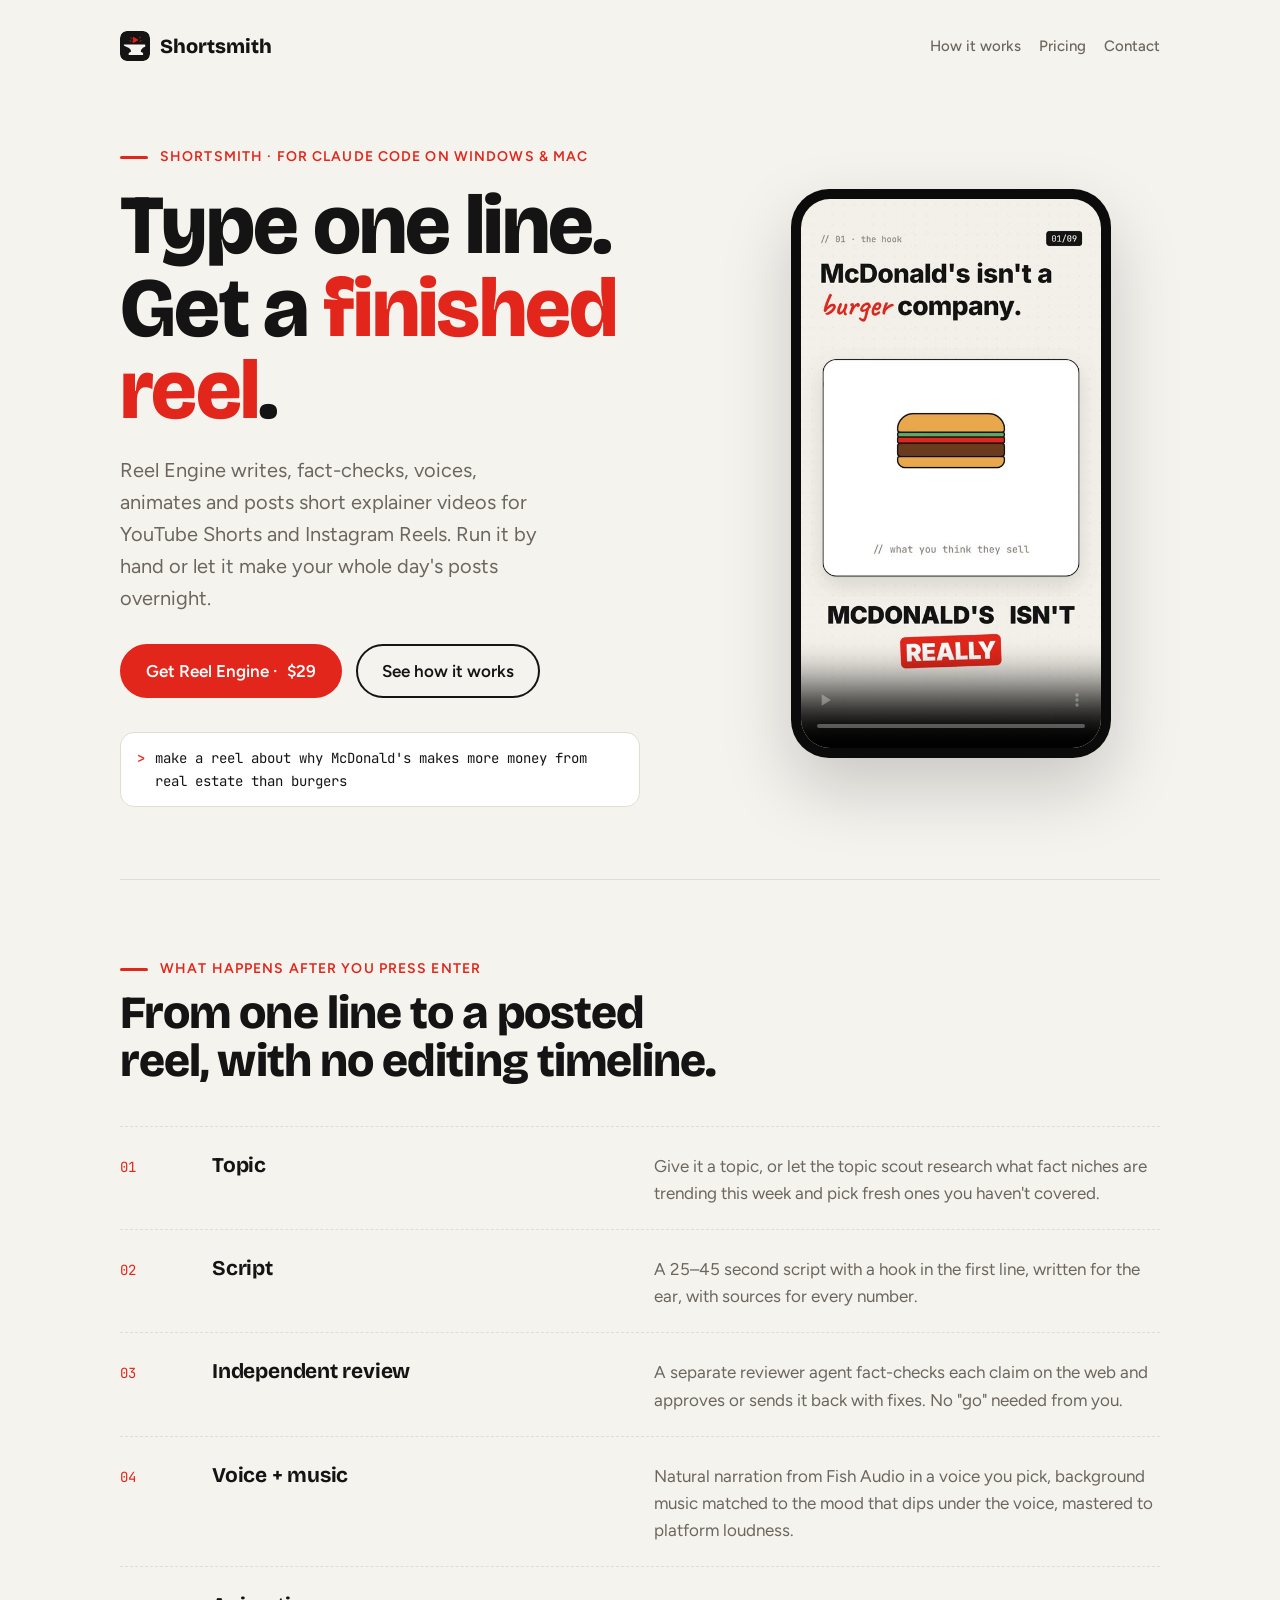
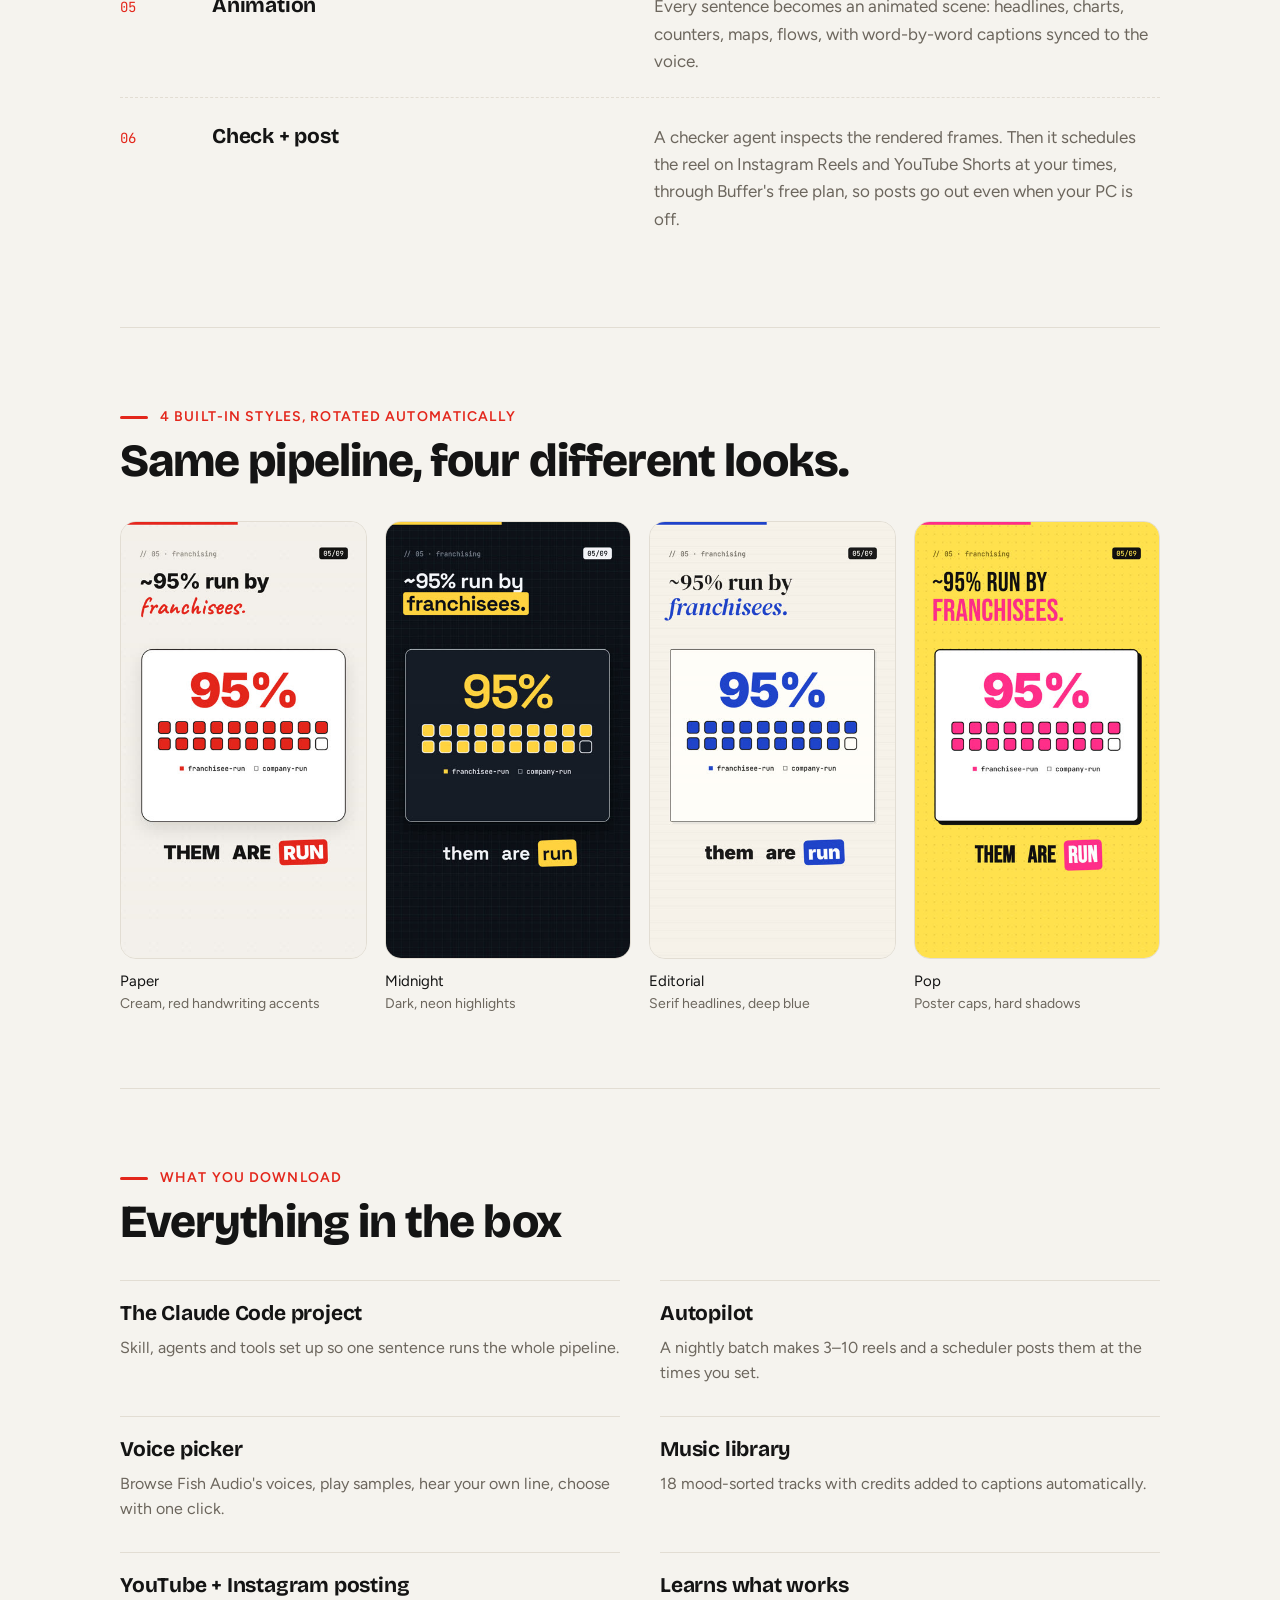
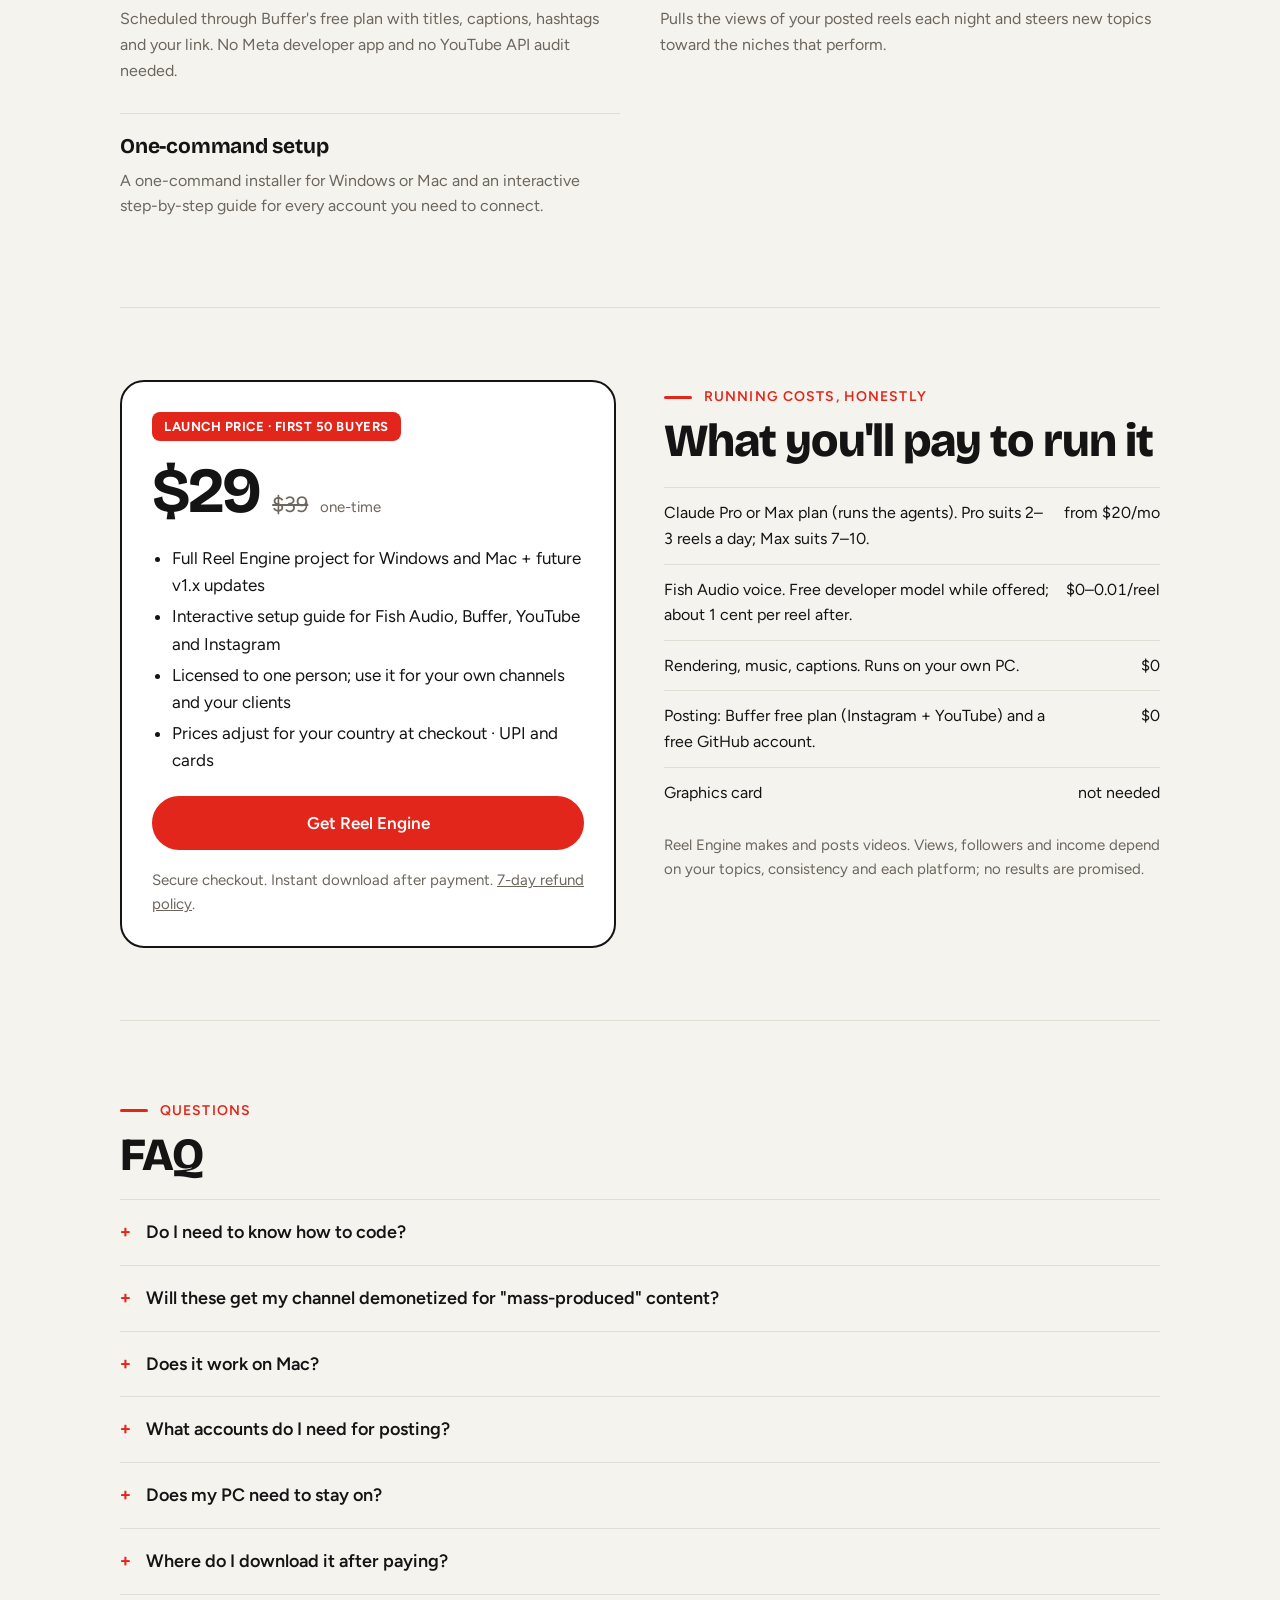
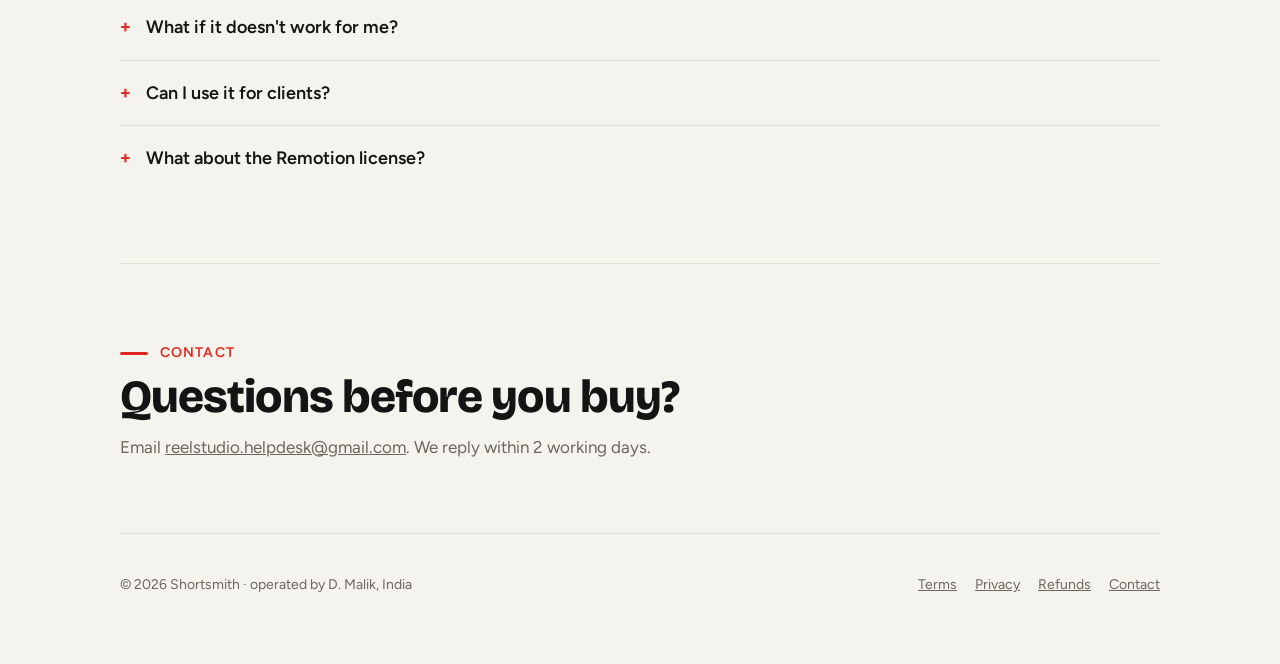
<file: index.html>
<!doctype html>
<html lang="en">
<head>
<meta charset="utf-8">
<meta name="viewport" content="width=device-width, initial-scale=1, viewport-fit=cover">
<title>Reel Engine by Shortsmith · one line in, finished reel out</title>
<meta name="description" content="A Claude Code system that writes, fact-checks, voices, animates and posts short explainer reels for YouTube Shorts and Instagram Reels.">
<link rel="preconnect" href="https://fonts.googleapis.com">
<link rel="stylesheet" href="https://fonts.googleapis.com/css2?family=Bricolage+Grotesque:opsz,wght@12..96,500;12..96,700;12..96,800&family=Figtree:wght@400;500;600&family=JetBrains+Mono:wght@500&display=swap">
<link rel="icon" href="logo.svg" type="image/svg+xml">
<link rel="icon" href="favicon-32.png" sizes="32x32" type="image/png">
<link rel="apple-touch-icon" href="apple-touch-icon.png">
<link rel="stylesheet" href="style.css">
</head>
<body>


<div class="wrap">
  <div class="top"><a class="brand" href="index.html"><img src="logo.svg" alt="" width="30" height="30">Shortsmith</a><nav><a href="#how">How it works</a><a href="#pricing">Pricing</a><a href="#contact">Contact</a></nav></div>
  <header class="hero">
    <div>
      <span class="eyebrow">Shortsmith · For Claude Code on Windows &amp; Mac</span>
      <h1 style="margin-top:18px">Type one line.<br>Get a <span class="hand">finished reel</span>.</h1>
      <p class="lede">Reel Engine writes, fact-checks, voices, animates and posts short explainer videos for YouTube Shorts and Instagram Reels. Run it by hand or let it make your whole day's posts overnight.</p>
      <div class="ctas">
        <a class="btn primary" id="buy" href="#pricing">Get Reel Engine · <span class="price-inline">$29</span></a>
        <a class="btn" href="#how">See how it works</a>
      </div>
      <div class="prompt"><b>&gt;</b><span>make a reel about why McDonald's makes more money from real estate than burgers</span></div>
    </div>
    <div class="phone" aria-label="Example reel made with Reel Engine">
      <video src="demo.mp4" poster="poster.jpg" controls playsinline preload="metadata"></video>
    </div>
  </header>

  <section id="how">
    <span class="eyebrow">What happens after you press enter</span>
    <h2 style="margin-top:10px">From one line to a posted reel, with no editing timeline.</h2>
    <ol class="steps">
      <li><span class="n">01</span><h3>Topic</h3><p>Give it a topic, or let the topic scout research what fact niches are trending this week and pick fresh ones you haven't covered.</p></li>
      <li><span class="n">02</span><h3>Script</h3><p>A 25–45 second script with a hook in the first line, written for the ear, with sources for every number.</p></li>
      <li><span class="n">03</span><h3>Independent review</h3><p>A separate reviewer agent fact-checks each claim on the web and approves or sends it back with fixes. No "go" needed from you.</p></li>
      <li><span class="n">04</span><h3>Voice + music</h3><p>Natural narration from Fish Audio in a voice you pick, background music matched to the mood that dips under the voice, mastered to platform loudness.</p></li>
      <li><span class="n">05</span><h3>Animation</h3><p>Every sentence becomes an animated scene: headlines, charts, counters, maps, flows, with word-by-word captions synced to the voice.</p></li>
      <li><span class="n">06</span><h3>Check + post</h3><p>A checker agent inspects the rendered frames. Then it schedules the reel on Instagram Reels and YouTube Shorts at your times, through Buffer's free plan, so posts go out even when your PC is off.</p></li>
    </ol>
  </section>

  <section>
    <span class="eyebrow">4 built-in styles, rotated automatically</span>
    <h2 style="margin-top:10px">Same pipeline, four different looks.</h2>
    <div class="styles">
      <figure><img alt="Paper style frame" src="paper.jpg" loading="lazy"><figcaption>Paper<span>Cream, red handwriting accents</span></figcaption></figure>
      <figure><img alt="Midnight style frame" src="midnight.jpg" loading="lazy"><figcaption>Midnight<span>Dark, neon highlights</span></figcaption></figure>
      <figure><img alt="Editorial style frame" src="editorial.jpg" loading="lazy"><figcaption>Editorial<span>Serif headlines, deep blue</span></figcaption></figure>
      <figure><img alt="Pop style frame" src="pop.jpg" loading="lazy"><figcaption>Pop<span>Poster caps, hard shadows</span></figcaption></figure>
    </div>
  </section>

  <section>
    <span class="eyebrow">What you download</span>
    <h2 style="margin-top:10px">Everything in the box</h2>
    <div class="box">
      <div><h3>The Claude Code project</h3><p>Skill, agents and tools set up so one sentence runs the whole pipeline.</p></div>
      <div><h3>Autopilot</h3><p>A nightly batch makes 3–10 reels and a scheduler posts them at the times you set.</p></div>
      <div><h3>Voice picker</h3><p>Browse Fish Audio's voices, play samples, hear your own line, choose with one click.</p></div>
      <div><h3>Music library</h3><p>18 mood-sorted tracks with credits added to captions automatically.</p></div>
      <div><h3>YouTube + Instagram posting</h3><p>Scheduled through Buffer's free plan with titles, captions, hashtags and your link. No Meta developer app and no YouTube API audit needed.</p></div>
      <div><h3>Learns what works</h3><p>Pulls the views of your posted reels each night and steers new topics toward the niches that perform.</p></div>
      <div><h3>One-command setup</h3><p>A one-command installer for Windows or Mac and an interactive step-by-step guide for every account you need to connect.</p></div>
    </div>
  </section>

  <section id="pricing">
    <div class="price-wrap">
      <div class="card">
        <span class="badge">Launch price · first 50 buyers</span>
        <div class="amount"><strong>$29</strong><s>$39</s><span class="note">one-time</span></div>
        <ul>
          <li>Full Reel Engine project for Windows and Mac + future v1.x updates</li>
          <li>Interactive setup guide for Fish Audio, Buffer, YouTube and Instagram</li>
          <li>Licensed to one person; use it for your own channels and your clients</li>
          <li>Prices adjust for your country at checkout · UPI and cards</li>
        </ul>
        <a class="btn primary" id="buy2" href="#pricing" style="justify-content:center">Get Reel Engine</a>
        <p class="note" id="buy-note">Secure checkout. Instant download after payment. <a href="refund.html">7-day refund policy</a>.</p>
      </div>
      <div>
        <span class="eyebrow">Running costs, honestly</span>
        <h2 style="margin-top:10px">What you'll pay to run it</h2>
        <table class="costs">
          <tr><td>Claude Pro or Max plan (runs the agents). Pro suits 2–3 reels a day; Max suits 7–10.</td><td>from $20/mo</td></tr>
          <tr><td>Fish Audio voice. Free developer model while offered; about 1 cent per reel after.</td><td>$0–0.01/reel</td></tr>
          <tr><td>Rendering, music, captions. Runs on your own PC.</td><td>$0</td></tr>
          <tr><td>Posting: Buffer free plan (Instagram + YouTube) and a free GitHub account.</td><td>$0</td></tr>
          <tr><td>Graphics card</td><td>not needed</td></tr>
        </table>
        <p class="note" style="margin-top:16px">Reel Engine makes and posts videos. Views, followers and income depend on your topics, consistency and each platform; no results are promised.</p>
      </div>
    </div>
  </section>

  <section>
    <span class="eyebrow">Questions</span>
    <h2 style="margin-top:10px">FAQ</h2>
    <div style="margin-top:20px">
      <details><summary>Do I need to know how to code?</summary><p>No. You run one setup script, paste a few keys, and talk to Claude Code in plain English. Knowing a little helps if you want to design your own scene styles.</p></details>
      <details><summary>Will these get my channel demonetized for "mass-produced" content?</summary><p>YouTube's inauthentic-content rules target templated, repetitive videos. Reel Engine researches each topic, rotates four visual styles, varies scene layouts and music, and has a reviewer reject weak or repeated scripts. Posting fewer, better reels on YouTube (3–4 a day) and more on Instagram is the default setting.</p></details>
      <details><summary>Does it work on Mac?</summary><p>Yes. You get both versions: Windows 10/11 and macOS 13 or newer, each with its own installer and nightly scheduler.</p></details>
      <details><summary>What accounts do I need for posting?</summary><p>A free Buffer account with your Instagram Professional (Creator or Business) account and YouTube channel connected, plus a free GitHub account that hosts the videos for Buffer to pick up. No Facebook developer app and no YouTube API audit.</p></details>
      <details><summary>Does my PC need to stay on?</summary><p>Only while the nightly batch makes the reels (about 20–40 minutes per reel). Buffer posts them later at your times, with your PC off.</p></details>
      <details><summary>Where do I download it after paying?</summary><p>Right after payment you land on a thank-you page with an <strong>Open my downloads</strong> button. You'll also get an email titled <em>"Your payment to Shortsmith was successful"</em>: click <strong>Access in your customer portal</strong>, then <strong>View</strong> next to "Reel Engine download" to get the Windows or Mac zip. Your licence key arrives in a separate email. Lost the emails? <a href="https://customer.dodopayments.com/login/bus_0NsHbylpTbf1NpQb2U5pr" target="_blank" rel="noopener">Open the customer portal</a> and enter the email you paid with.</p></details>
      <details><summary>What if it doesn't work for me?</summary><p>Email us and we'll help you get it running. If we can't, you get a full refund within 7 days of purchase. See the <a href="refund.html">refund policy</a>.</p></details>
      <details><summary>Can I use it for clients?</summary><p>Yes. Videos you make are yours. The license covers one creator or a team of up to 3; you can't resell or share the system itself.</p></details>
      <details><summary>What about the Remotion license?</summary><p>Remotion, the animation engine, is free for individuals and companies of up to 3 people. Larger companies need their own Remotion license.</p></details>
    </div>
  </section>

  <section id="contact">
    <span class="eyebrow">Contact</span>
    <h2 style="margin-top:10px">Questions before you buy?</h2>
    <p class="note" style="margin-top:12px;font-size:17px">Email <a href="mailto:reelstudio.helpdesk@gmail.com">reelstudio.helpdesk@gmail.com</a>. We reply within 2 working days.</p>
  </section>

  <footer><span>© 2026 Shortsmith · operated by D. Malik, India</span><nav><a href="terms.html">Terms</a><a href="privacy.html">Privacy</a><a href="refund.html">Refunds</a><a href="#contact">Contact</a></nav></footer>
</div>

<script>
// Set the checkout link here once the product is live.
const CHECKOUT_URL = "https://checkout.dodopayments.com/buy/pdt_0NsdIszzQNCjHw8HUu0WQ?quantity=1&redirect_url=" + encodeURIComponent("https://dm-1324.github.io/thanks.html");
const live = /^https:\/\//.test(CHECKOUT_URL);
for (const id of ["buy", "buy2"]) {
  const a = document.getElementById(id);
  if (live) { a.href = CHECKOUT_URL; a.target = "_blank"; a.rel = "noopener"; }
  else if (id === "buy2") { a.setAttribute("aria-disabled", "true"); a.textContent = "Checkout opens soon"; }
}
if (!live) document.getElementById("buy-note").textContent = "The checkout link is being set up.";
</script>
</body>
</html>
</file>
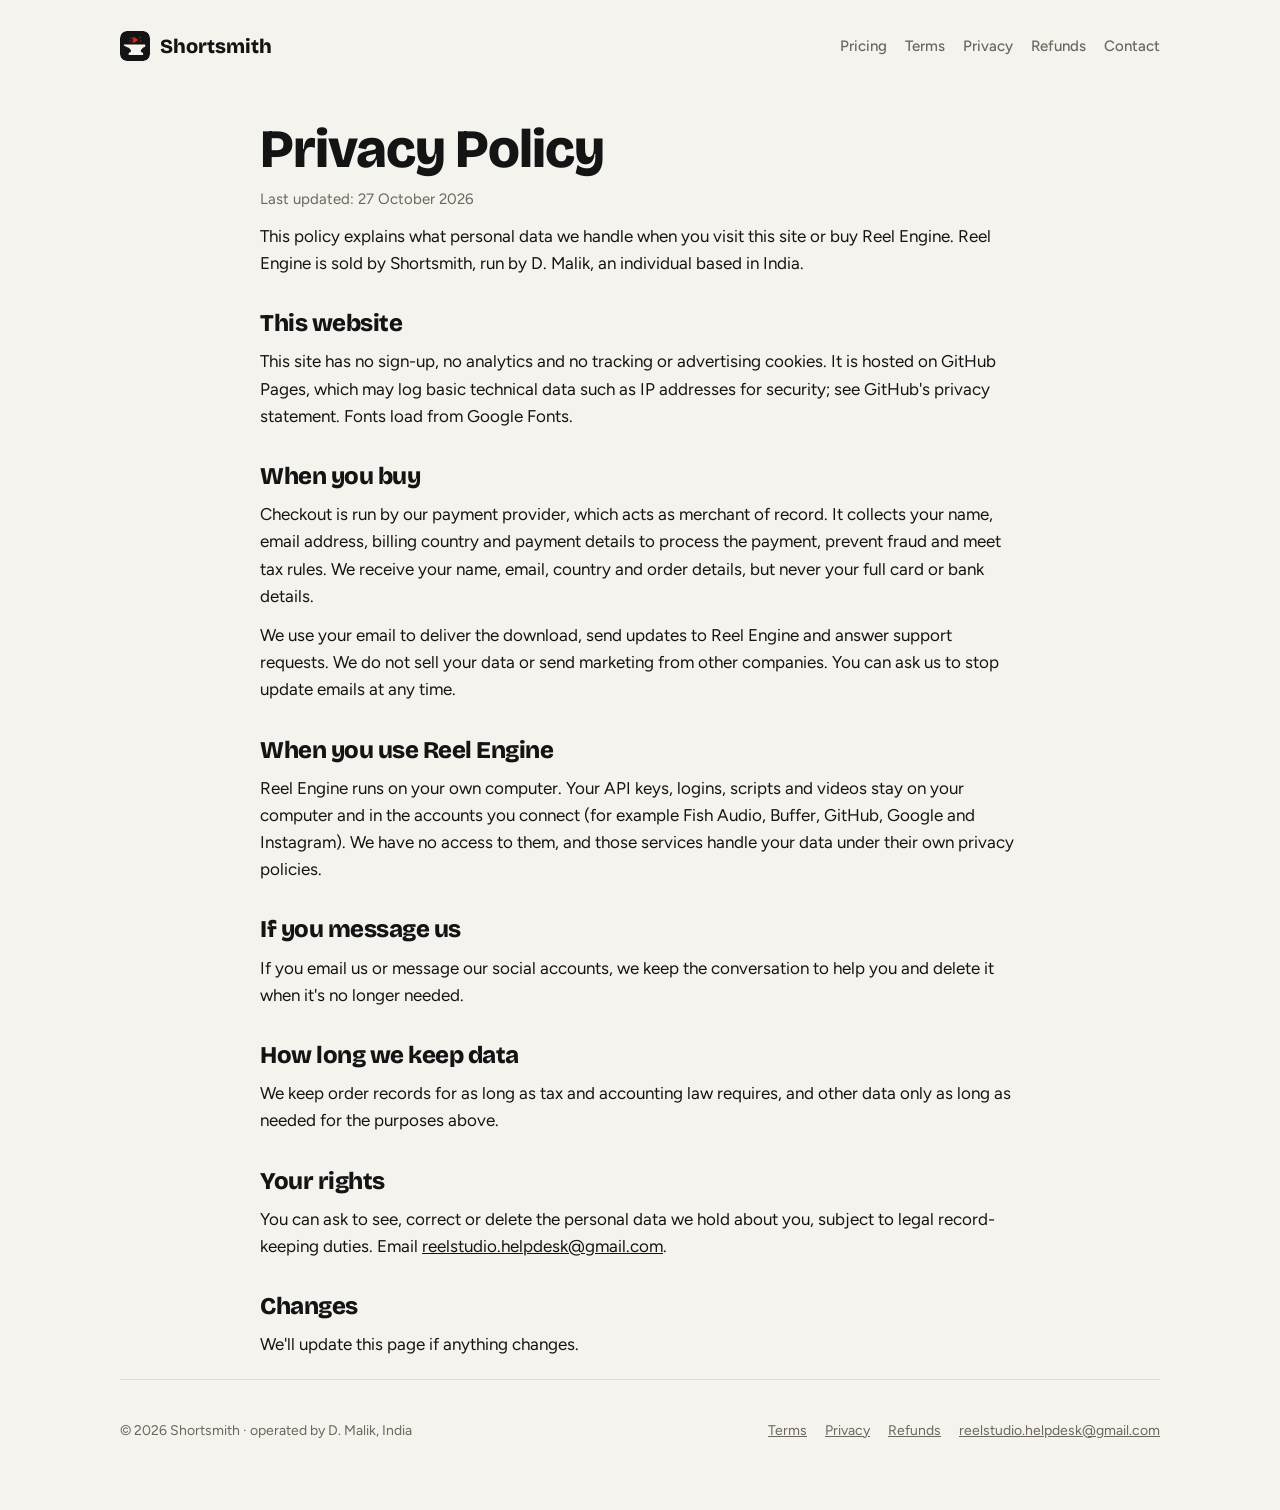
<file: privacy.html>
<!doctype html>
<html lang="en">
<head>
<meta charset="utf-8">
<meta name="viewport" content="width=device-width, initial-scale=1, viewport-fit=cover">
<title>Privacy Policy · Shortsmith</title>
<link rel="preconnect" href="https://fonts.googleapis.com">
<link rel="stylesheet" href="https://fonts.googleapis.com/css2?family=Bricolage+Grotesque:opsz,wght@12..96,500;12..96,700;12..96,800&family=Figtree:wght@400;500;600&family=JetBrains+Mono:wght@500&display=swap">
<link rel="icon" href="logo.svg" type="image/svg+xml">
<link rel="icon" href="favicon-32.png" sizes="32x32" type="image/png">
<link rel="apple-touch-icon" href="apple-touch-icon.png">
<link rel="stylesheet" href="style.css">
</head>
<body>
<div class="wrap">
  <div class="top"><a class="brand" href="index.html"><img src="logo.svg" alt="" width="30" height="30">Shortsmith</a><nav><a href="index.html#pricing">Pricing</a><a href="terms.html">Terms</a><a href="privacy.html">Privacy</a><a href="refund.html">Refunds</a><a href="index.html#contact">Contact</a></nav></div>
  <main class="doc">
    <h1>Privacy Policy</h1>
    <p class="updated">Last updated: 27 October 2026</p>

    <p>This policy explains what personal data we handle when you visit this site or buy Reel Engine. Reel Engine is sold by Shortsmith, run by D. Malik, an individual based in India.</p>
    <h2>This website</h2>
    <p>This site has no sign-up, no analytics and no tracking or advertising cookies. It is hosted on GitHub Pages, which may log basic technical data such as IP addresses for security; see GitHub's privacy statement. Fonts load from Google Fonts.</p>
    <h2>When you buy</h2>
    <p>Checkout is run by our payment provider, which acts as merchant of record. It collects your name, email address, billing country and payment details to process the payment, prevent fraud and meet tax rules. We receive your name, email, country and order details, but never your full card or bank details.</p>
    <p>We use your email to deliver the download, send updates to Reel Engine and answer support requests. We do not sell your data or send marketing from other companies. You can ask us to stop update emails at any time.</p>
    <h2>When you use Reel Engine</h2>
    <p>Reel Engine runs on your own computer. Your API keys, logins, scripts and videos stay on your computer and in the accounts you connect (for example Fish Audio, Buffer, GitHub, Google and Instagram). We have no access to them, and those services handle your data under their own privacy policies.</p>
    <h2>If you message us</h2>
    <p>If you email us or message our social accounts, we keep the conversation to help you and delete it when it's no longer needed.</p>
    <h2>How long we keep data</h2>
    <p>We keep order records for as long as tax and accounting law requires, and other data only as long as needed for the purposes above.</p>
    <h2>Your rights</h2>
    <p>You can ask to see, correct or delete the personal data we hold about you, subject to legal record-keeping duties. Email <a href="mailto:reelstudio.helpdesk@gmail.com">reelstudio.helpdesk@gmail.com</a>.</p>
    <h2>Changes</h2>
    <p>We'll update this page if anything changes.</p>

  </main>
  <footer><span>© 2026 Shortsmith · operated by D. Malik, India</span><nav><a href="terms.html">Terms</a><a href="privacy.html">Privacy</a><a href="refund.html">Refunds</a><a href="mailto:reelstudio.helpdesk@gmail.com">reelstudio.helpdesk@gmail.com</a></nav></footer>
</div>
</body>
</html>
</file>
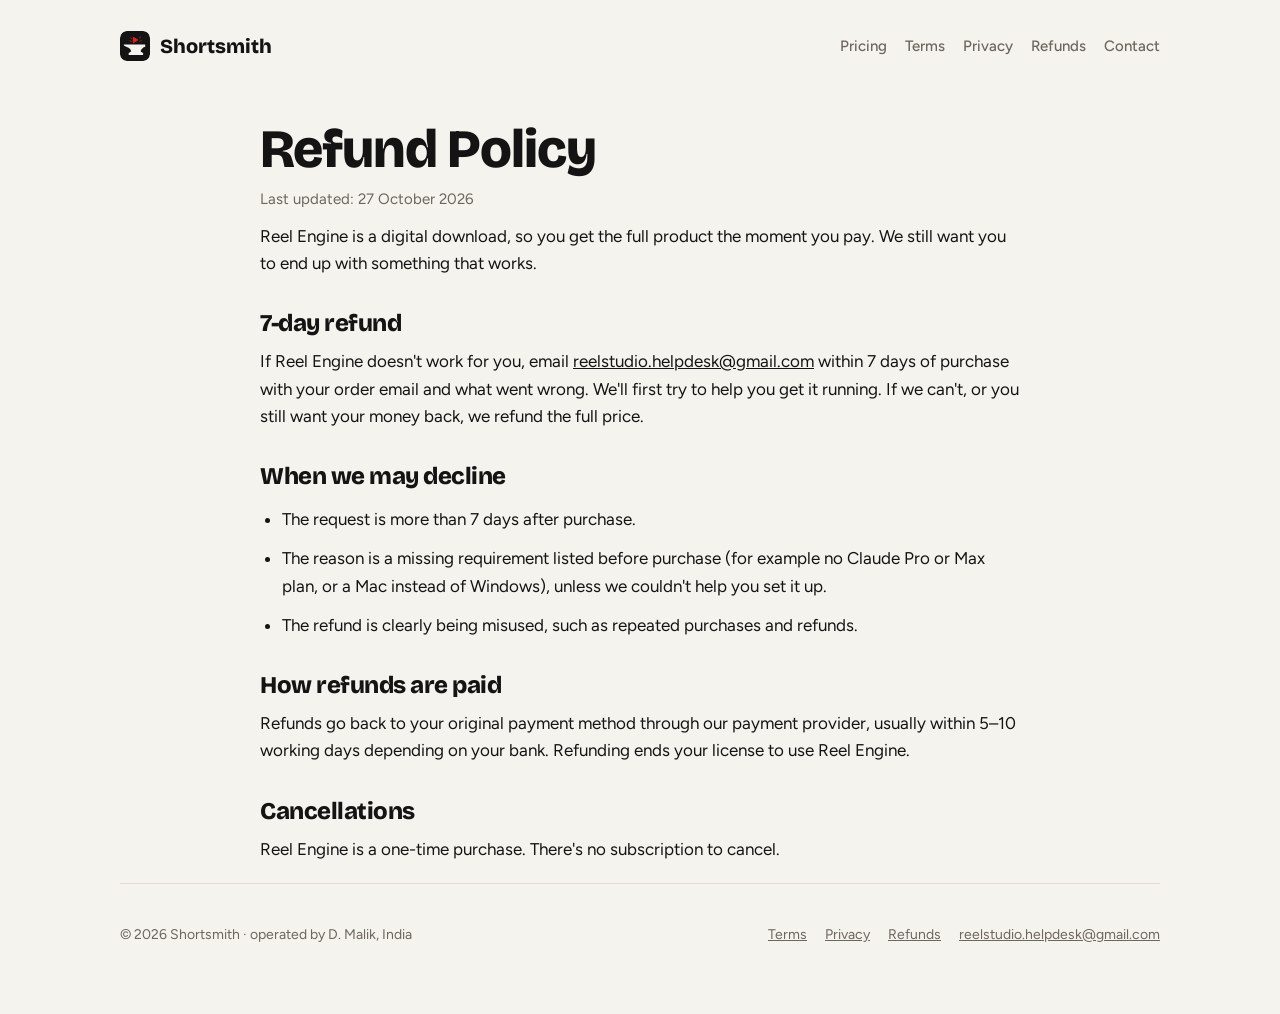
<file: refund.html>
<!doctype html>
<html lang="en">
<head>
<meta charset="utf-8">
<meta name="viewport" content="width=device-width, initial-scale=1, viewport-fit=cover">
<title>Refund Policy · Shortsmith</title>
<link rel="preconnect" href="https://fonts.googleapis.com">
<link rel="stylesheet" href="https://fonts.googleapis.com/css2?family=Bricolage+Grotesque:opsz,wght@12..96,500;12..96,700;12..96,800&family=Figtree:wght@400;500;600&family=JetBrains+Mono:wght@500&display=swap">
<link rel="icon" href="logo.svg" type="image/svg+xml">
<link rel="icon" href="favicon-32.png" sizes="32x32" type="image/png">
<link rel="apple-touch-icon" href="apple-touch-icon.png">
<link rel="stylesheet" href="style.css">
</head>
<body>
<div class="wrap">
  <div class="top"><a class="brand" href="index.html"><img src="logo.svg" alt="" width="30" height="30">Shortsmith</a><nav><a href="index.html#pricing">Pricing</a><a href="terms.html">Terms</a><a href="privacy.html">Privacy</a><a href="refund.html">Refunds</a><a href="index.html#contact">Contact</a></nav></div>
  <main class="doc">
    <h1>Refund Policy</h1>
    <p class="updated">Last updated: 27 October 2026</p>

    <p>Reel Engine is a digital download, so you get the full product the moment you pay. We still want you to end up with something that works.</p>
    <h2>7-day refund</h2>
    <p>If Reel Engine doesn't work for you, email <a href="mailto:reelstudio.helpdesk@gmail.com">reelstudio.helpdesk@gmail.com</a> within 7 days of purchase with your order email and what went wrong. We'll first try to help you get it running. If we can't, or you still want your money back, we refund the full price.</p>
    <h2>When we may decline</h2>
    <ul>
      <li>The request is more than 7 days after purchase.</li>
      <li>The reason is a missing requirement listed before purchase (for example no Claude Pro or Max plan, or a Mac instead of Windows), unless we couldn't help you set it up.</li>
      <li>The refund is clearly being misused, such as repeated purchases and refunds.</li>
    </ul>
    <h2>How refunds are paid</h2>
    <p>Refunds go back to your original payment method through our payment provider, usually within 5–10 working days depending on your bank. Refunding ends your license to use Reel Engine.</p>
    <h2>Cancellations</h2>
    <p>Reel Engine is a one-time purchase. There's no subscription to cancel.</p>

  </main>
  <footer><span>© 2026 Shortsmith · operated by D. Malik, India</span><nav><a href="terms.html">Terms</a><a href="privacy.html">Privacy</a><a href="refund.html">Refunds</a><a href="mailto:reelstudio.helpdesk@gmail.com">reelstudio.helpdesk@gmail.com</a></nav></footer>
</div>
</body>
</html>
</file>
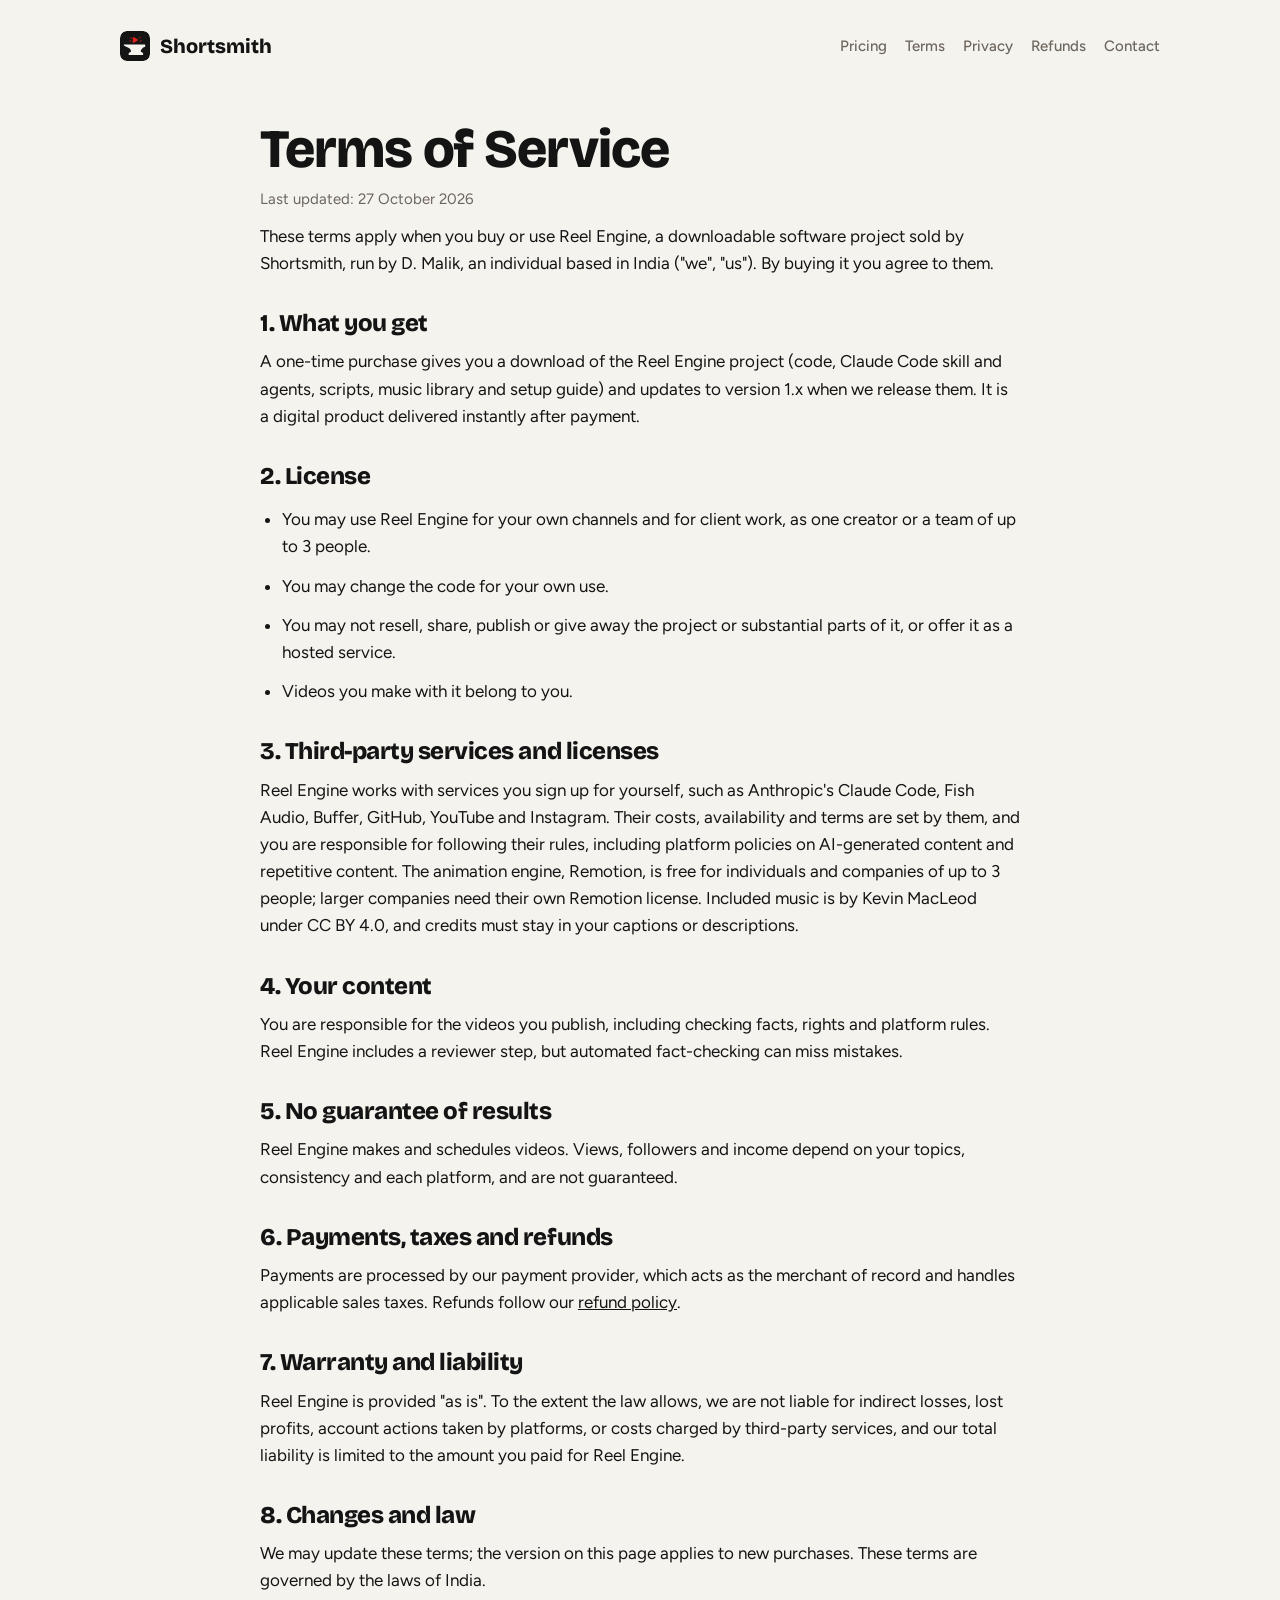
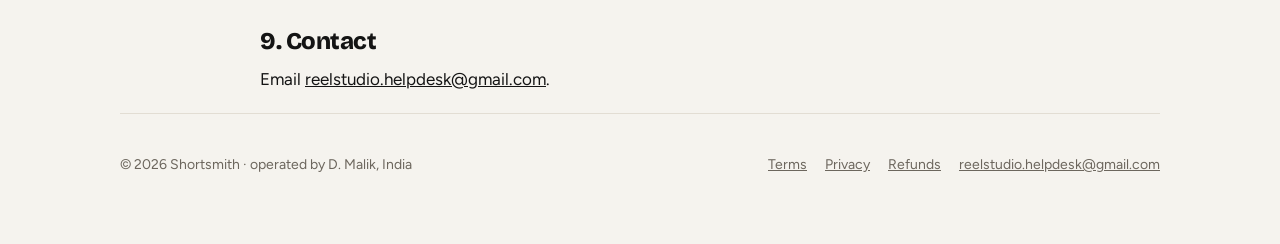
<file: terms.html>
<!doctype html>
<html lang="en">
<head>
<meta charset="utf-8">
<meta name="viewport" content="width=device-width, initial-scale=1, viewport-fit=cover">
<title>Terms of Service · Shortsmith</title>
<link rel="preconnect" href="https://fonts.googleapis.com">
<link rel="stylesheet" href="https://fonts.googleapis.com/css2?family=Bricolage+Grotesque:opsz,wght@12..96,500;12..96,700;12..96,800&family=Figtree:wght@400;500;600&family=JetBrains+Mono:wght@500&display=swap">
<link rel="icon" href="logo.svg" type="image/svg+xml">
<link rel="icon" href="favicon-32.png" sizes="32x32" type="image/png">
<link rel="apple-touch-icon" href="apple-touch-icon.png">
<link rel="stylesheet" href="style.css">
</head>
<body>
<div class="wrap">
  <div class="top"><a class="brand" href="index.html"><img src="logo.svg" alt="" width="30" height="30">Shortsmith</a><nav><a href="index.html#pricing">Pricing</a><a href="terms.html">Terms</a><a href="privacy.html">Privacy</a><a href="refund.html">Refunds</a><a href="index.html#contact">Contact</a></nav></div>
  <main class="doc">
    <h1>Terms of Service</h1>
    <p class="updated">Last updated: 27 October 2026</p>

    <p>These terms apply when you buy or use Reel Engine, a downloadable software project sold by Shortsmith, run by D. Malik, an individual based in India ("we", "us"). By buying it you agree to them.</p>
    <h2>1. What you get</h2>
    <p>A one-time purchase gives you a download of the Reel Engine project (code, Claude Code skill and agents, scripts, music library and setup guide) and updates to version 1.x when we release them. It is a digital product delivered instantly after payment.</p>
    <h2>2. License</h2>
    <ul>
      <li>You may use Reel Engine for your own channels and for client work, as one creator or a team of up to 3 people.</li>
      <li>You may change the code for your own use.</li>
      <li>You may not resell, share, publish or give away the project or substantial parts of it, or offer it as a hosted service.</li>
      <li>Videos you make with it belong to you.</li>
    </ul>
    <h2>3. Third-party services and licenses</h2>
    <p>Reel Engine works with services you sign up for yourself, such as Anthropic's Claude Code, Fish Audio, Buffer, GitHub, YouTube and Instagram. Their costs, availability and terms are set by them, and you are responsible for following their rules, including platform policies on AI-generated content and repetitive content. The animation engine, Remotion, is free for individuals and companies of up to 3 people; larger companies need their own Remotion license. Included music is by Kevin MacLeod under CC BY 4.0, and credits must stay in your captions or descriptions.</p>
    <h2>4. Your content</h2>
    <p>You are responsible for the videos you publish, including checking facts, rights and platform rules. Reel Engine includes a reviewer step, but automated fact-checking can miss mistakes.</p>
    <h2>5. No guarantee of results</h2>
    <p>Reel Engine makes and schedules videos. Views, followers and income depend on your topics, consistency and each platform, and are not guaranteed.</p>
    <h2>6. Payments, taxes and refunds</h2>
    <p>Payments are processed by our payment provider, which acts as the merchant of record and handles applicable sales taxes. Refunds follow our <a href="refund.html">refund policy</a>.</p>
    <h2>7. Warranty and liability</h2>
    <p>Reel Engine is provided "as is". To the extent the law allows, we are not liable for indirect losses, lost profits, account actions taken by platforms, or costs charged by third-party services, and our total liability is limited to the amount you paid for Reel Engine.</p>
    <h2>8. Changes and law</h2>
    <p>We may update these terms; the version on this page applies to new purchases. These terms are governed by the laws of India.</p>
    <h2>9. Contact</h2>
    <p>Email <a href="mailto:reelstudio.helpdesk@gmail.com">reelstudio.helpdesk@gmail.com</a>.</p>

  </main>
  <footer><span>© 2026 Shortsmith · operated by D. Malik, India</span><nav><a href="terms.html">Terms</a><a href="privacy.html">Privacy</a><a href="refund.html">Refunds</a><a href="mailto:reelstudio.helpdesk@gmail.com">reelstudio.helpdesk@gmail.com</a></nav></footer>
</div>
</body>
</html>
</file>
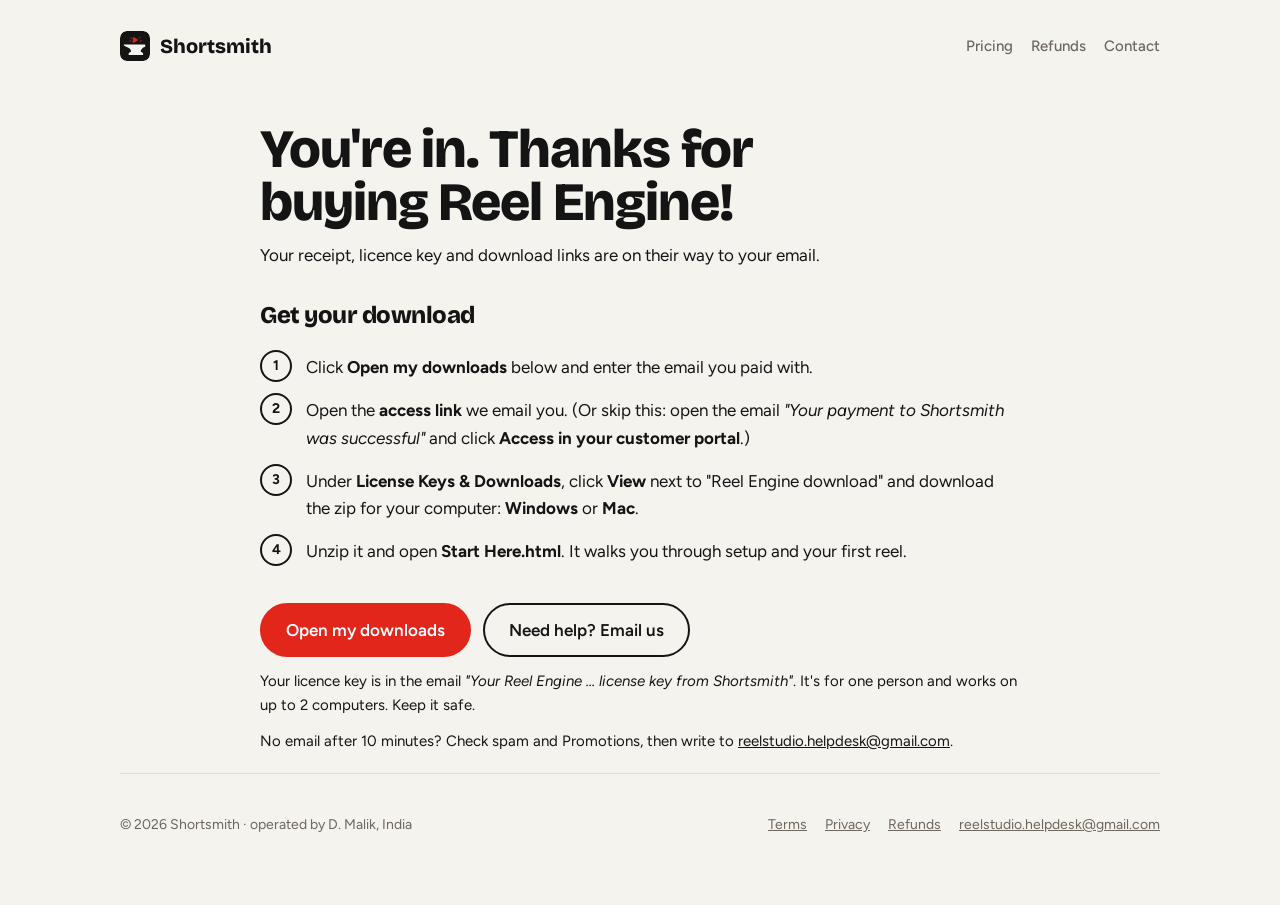
<file: thanks.html>
<!doctype html>
<html lang="en">
<head>
<meta charset="utf-8">
<meta name="viewport" content="width=device-width, initial-scale=1, viewport-fit=cover">
<meta name="robots" content="noindex">
<title>Thank you · Shortsmith</title>
<link rel="preconnect" href="https://fonts.googleapis.com">
<link rel="stylesheet" href="https://fonts.googleapis.com/css2?family=Bricolage+Grotesque:opsz,wght@12..96,500;12..96,700;12..96,800&family=Figtree:wght@400;500;600&family=JetBrains+Mono:wght@500&display=swap">
<link rel="icon" href="logo.svg" type="image/svg+xml">
<link rel="icon" href="favicon-32.png" sizes="32x32" type="image/png">
<link rel="apple-touch-icon" href="apple-touch-icon.png">
<link rel="stylesheet" href="style.css">
<style>
  .dl{counter-reset:s;list-style:none;padding:0;margin:22px 0}
  .dl li{counter-increment:s;position:relative;padding:4px 0 12px 46px;margin:0}
  .dl li::before{content:counter(s);position:absolute;left:0;top:0;width:28px;height:28px;border-radius:50%;border:2px solid currentColor;display:grid;place-items:center;font-weight:700;font-size:14px}
  .cta{display:flex;gap:12px;flex-wrap:wrap;margin:26px 0 8px}
</style>
</head>
<body>
<div class="wrap">
  <div class="top"><a class="brand" href="index.html"><img src="logo.svg" alt="" width="30" height="30">Shortsmith</a><nav><a href="index.html#pricing">Pricing</a><a href="refund.html">Refunds</a><a href="index.html#contact">Contact</a></nav></div>
  <main class="doc">
    <div id="ok">
      <h1>You're in. Thanks for buying Reel Engine!</h1>
      <p id="mailline">Your receipt, licence key and download links are on their way to your email.</p>
      <h2>Get your download</h2>
      <ol class="dl">
        <li>Click <strong>Open my downloads</strong> below and enter the email you paid with.</li>
        <li>Open the <strong>access link</strong> we email you. (Or skip this: open the email <em>"Your payment to Shortsmith was successful"</em> and click <strong>Access in your customer portal</strong>.)</li>
        <li>Under <strong>License Keys &amp; Downloads</strong>, click <strong>View</strong> next to "Reel Engine download" and download the zip for your computer: <strong>Windows</strong> or <strong>Mac</strong>.</li>
        <li>Unzip it and open <strong>Start Here.html</strong>. It walks you through setup and your first reel.</li>
      </ol>
      <div class="cta">
        <a class="btn primary" href="https://customer.dodopayments.com/login/bus_0NsHbylpTbf1NpQb2U5pr" target="_blank" rel="noopener">Open my downloads</a>
        <a class="btn" href="mailto:reelstudio.helpdesk@gmail.com">Need help? Email us</a>
      </div>
      <p class="note">Your licence key is in the email <em>"Your Reel Engine … license key from Shortsmith"</em>. It's for one person and works on up to 2 computers. Keep it safe.</p>
      <p class="note">No email after 10 minutes? Check spam and Promotions, then write to <a href="mailto:reelstudio.helpdesk@gmail.com">reelstudio.helpdesk@gmail.com</a>.</p>
    </div>
    <div id="fail" hidden>
      <h1>The payment didn't go through</h1>
      <p>Nothing was charged, or any hold will be released by your bank. You can <a href="index.html#pricing">try again</a>, or email <a href="mailto:reelstudio.helpdesk@gmail.com">reelstudio.helpdesk@gmail.com</a> if it keeps failing.</p>
    </div>
  </main>
  <footer><span>© 2026 Shortsmith · operated by D. Malik, India</span><nav><a href="terms.html">Terms</a><a href="privacy.html">Privacy</a><a href="refund.html">Refunds</a><a href="mailto:reelstudio.helpdesk@gmail.com">reelstudio.helpdesk@gmail.com</a></nav></footer>
</div>
<script>
const q = new URLSearchParams(location.search);
const status = q.get("status");
if (status && !/^(succeeded|success|paid|processing)$/i.test(status)) {
  document.getElementById("ok").hidden = true;
  document.getElementById("fail").hidden = false;
}
const email = q.get("email");
if (email) {
  const line = document.getElementById("mailline");
  line.textContent = "Your receipt, licence key and download links are on their way to ";
  const b = document.createElement("strong"); b.textContent = email; line.appendChild(b); line.append(".");
}
</script>
</body>
</html>
</file>
<file: style.css>
/* Layout: a single scrolling "reel" — phone-framed demo up top, then the pipeline as a numbered timeline, styles strip, box contents, pricing card, FAQ */
:root{
  --bg:#F5F3EE; --surface:#FFFFFF; --ink:#141414; --muted:#6C665D; --line:#E2DDD3; --signal:#E3261B; --signal-ink:#FFFFFF; --chip:#EEEAE2;
  --display:"Bricolage Grotesque", "Arial Narrow", system-ui, sans-serif;
  --body:"Figtree", system-ui, -apple-system, "Segoe UI", sans-serif;
  --mono:"JetBrains Mono", ui-monospace, Consolas, monospace;
}
@media (prefers-color-scheme: dark){:root:not([data-theme="light"]){
  --bg:#121212; --surface:#1B1B1A; --ink:#F2EFE9; --muted:#A39D93; --line:#2C2B29; --signal:#FF4A3D; --signal-ink:#140504; --chip:#24231F; color-scheme:dark}}
:root[data-theme="dark"]{--bg:#121212; --surface:#1B1B1A; --ink:#F2EFE9; --muted:#A39D93; --line:#2C2B29; --signal:#FF4A3D; --signal-ink:#140504; --chip:#24231F; color-scheme:dark}
*{box-sizing:border-box}
body{background:var(--bg); color:var(--ink); font:400 17px/1.6 var(--body); padding-left:max(16px, env(safe-area-inset-left,0px)); padding-right:max(16px, env(safe-area-inset-right,0px))}
.wrap{max-width:1040px; margin:0 auto}
a{color:inherit}
.mono{font-family:var(--mono); font-size:13px; letter-spacing:.02em; color:var(--muted)}
h1,h2,h3{font-family:var(--display); text-wrap:balance; margin:0; letter-spacing:-.02em}
h1{font-size:clamp(44px, 7vw, 84px); line-height:.98; font-weight:800}
h2{font-size:clamp(30px, 4.2vw, 46px); line-height:1.05; font-weight:800}
h3{font-size:21px; font-weight:700; letter-spacing:-.01em}
p{margin:0}
.hand{color:var(--signal)}
section{padding-block:72px; border-top:1px solid var(--line)}
/* hero */
.hero{display:grid; grid-template-columns:minmax(0,1.15fr) minmax(0,.85fr); gap:56px; align-items:center; padding-block:56px 72px; border-top:0}
.hero .lede{font-size:20px; color:var(--muted); max-width:34ch; margin-top:22px}
.hero .ctas{display:flex; gap:14px; flex-wrap:wrap; align-items:center; margin-top:30px}
.btn{display:inline-flex; align-items:center; gap:10px; font:600 17px var(--body); padding:15px 24px; border-radius:999px; text-decoration:none; border:2px solid var(--ink); cursor:pointer}
.btn.primary{background:var(--signal); border-color:var(--signal); color:var(--signal-ink)}
.btn:focus-visible{outline:3px solid var(--ink); outline-offset:3px}
.btn[aria-disabled="true"]{opacity:.85; cursor:default}
.prompt{margin-top:34px; background:var(--surface); border:1px solid var(--line); border-radius:14px; padding:14px 16px; font-family:var(--mono); font-size:14px; display:flex; gap:10px; align-items:baseline; max-width:520px}
.prompt b{color:var(--signal); font-weight:500}
.phone{justify-self:center; width:min(320px,100%); aspect-ratio:9/16; max-width:100%; border-radius:38px; background:#0B0B0B; padding:10px; box-shadow:0 30px 70px rgba(0,0,0,.18)}
.phone video{width:100%; height:100%; object-fit:cover; border-radius:29px; display:block; background:#000}
.tag{display:inline-block; font-family:var(--mono); font-size:12px; padding:5px 10px; border-radius:999px; background:var(--chip); color:var(--muted)}
/* pipeline */
.steps{list-style:none; padding:0; margin:40px 0 0; display:grid; gap:0}
.steps li{display:grid; grid-template-columns:72px minmax(0,1fr) minmax(0,1.2fr); gap:20px; padding:22px 0; border-top:1px dashed var(--line); align-items:baseline}
.steps .n{font-family:var(--mono); color:var(--signal); font-size:14px}
.steps p{color:var(--muted)}
/* styles */
.styles{display:grid; grid-template-columns:repeat(4,minmax(0,1fr)); gap:18px; margin-top:36px}
.styles figure{margin:0}
.styles img{width:100%; border-radius:16px; border:1px solid var(--line); display:block; aspect-ratio:9/16; object-fit:cover}
.styles figcaption{margin-top:10px; font-size:15px} .styles figcaption span{display:block; color:var(--muted); font-size:14px}
/* box */
.box{display:grid; grid-template-columns:repeat(2,minmax(0,1fr)); gap:14px 40px; margin-top:34px}
.box div{padding:16px 0; border-top:1px solid var(--line)}
.box p{color:var(--muted); font-size:16px; margin-top:4px}
/* pricing */
.price-wrap{display:grid; grid-template-columns:minmax(0,1fr) minmax(0,1fr); gap:48px; align-items:start}
.card{background:var(--surface); border:2px solid var(--ink); border-radius:24px; padding:30px; display:grid; gap:18px}
.amount{display:flex; align-items:baseline; gap:12px; flex-wrap:wrap}
.amount strong{font-family:var(--display); font-size:64px; line-height:1; letter-spacing:-.03em}
.amount s{color:var(--muted); font-size:22px}
.card ul{margin:0; padding-left:20px; color:var(--ink)} .card li{margin:4px 0}
.costs{width:100%; border-collapse:collapse; font-size:16px; margin-top:22px}
.costs td{padding:12px 0; border-top:1px solid var(--line); vertical-align:top}
.costs td:last-child{text-align:right; font-variant-numeric:tabular-nums; white-space:nowrap; padding-left:14px}
.note{color:var(--muted); font-size:15px}
/* faq */
details{border-top:1px solid var(--line); padding:18px 0}
summary{cursor:pointer; font-weight:600; font-size:18px; list-style:none} summary::-webkit-details-marker{display:none}
summary::before{content:"+"; font-family:var(--mono); color:var(--signal); display:inline-block; width:26px}
details[open] summary::before{content:"–"}
details p{color:var(--muted); margin-top:10px; max-width:70ch; padding-left:26px}
footer{padding-block:40px 60px; border-top:1px solid var(--line); color:var(--muted); font-size:14px; display:flex; justify-content:space-between; gap:16px; flex-wrap:wrap}
@media (max-width:820px){
  .hero{grid-template-columns:1fr; gap:36px} .phone{width:min(280px,100%)}
  .steps li{grid-template-columns:44px minmax(0,1fr)} .steps li p{grid-column:2}
  .styles{grid-template-columns:repeat(2,minmax(0,1fr))}
  .box,.price-wrap{grid-template-columns:1fr}
}
@media (prefers-reduced-motion:reduce){*{scroll-behavior:auto}}

/* policy pages */
.doc{max-width:760px; margin:0 auto; padding-block:40px 20px}
.doc h1{font-size:clamp(36px,5vw,54px)}
.doc h2{font-size:24px; margin-top:34px}
.doc p,.doc li{color:var(--ink); margin-top:12px}
.doc ul{padding-left:22px}
.doc .updated{color:var(--muted); margin-top:10px; font-size:15px}
.top{display:flex; justify-content:space-between; align-items:center; padding-block:22px; gap:16px; flex-wrap:wrap}
.top a{text-decoration:none; font-family:var(--display); font-weight:800; font-size:20px}
.top .brand{display:inline-flex; align-items:center; gap:10px; color:var(--ink)} .top .brand img{border-radius:7px; display:block}
.top nav{display:flex; gap:18px; font-size:15px; flex-wrap:wrap} .top nav a{font:500 15px var(--body); color:var(--muted)}
footer nav{display:flex; gap:18px; flex-wrap:wrap} footer nav a{color:var(--muted)}
.card .tag{justify-self:start}

/* section labels */
.eyebrow{display:inline-flex; align-items:center; gap:12px; font:600 14px/1.2 var(--body); letter-spacing:.08em; text-transform:uppercase; color:var(--signal)}
.eyebrow::before{content:""; width:28px; height:3px; border-radius:2px; background:var(--signal); flex:none}
.badge{justify-self:start; display:inline-block; font:700 13px/1 var(--body); letter-spacing:.04em; text-transform:uppercase; padding:8px 12px; border-radius:8px; background:var(--signal); color:var(--signal-ink)}
</file>
